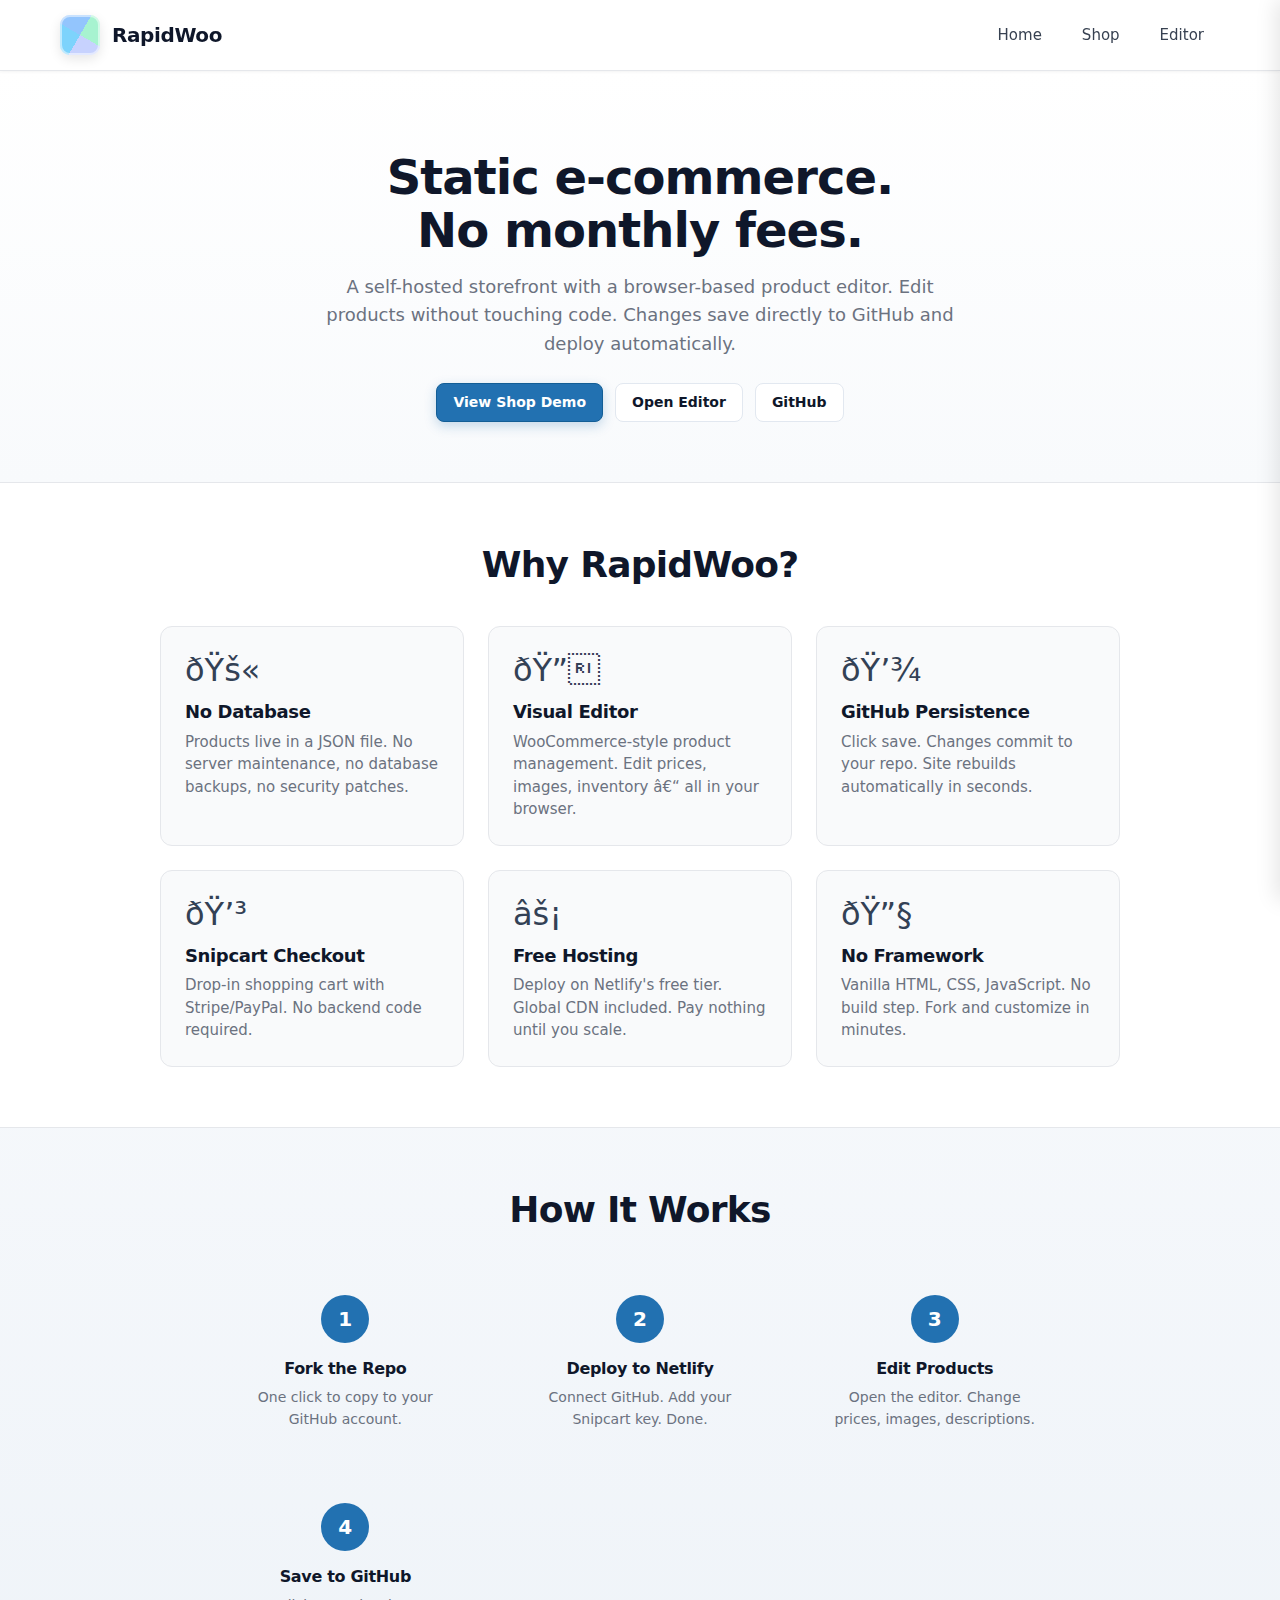
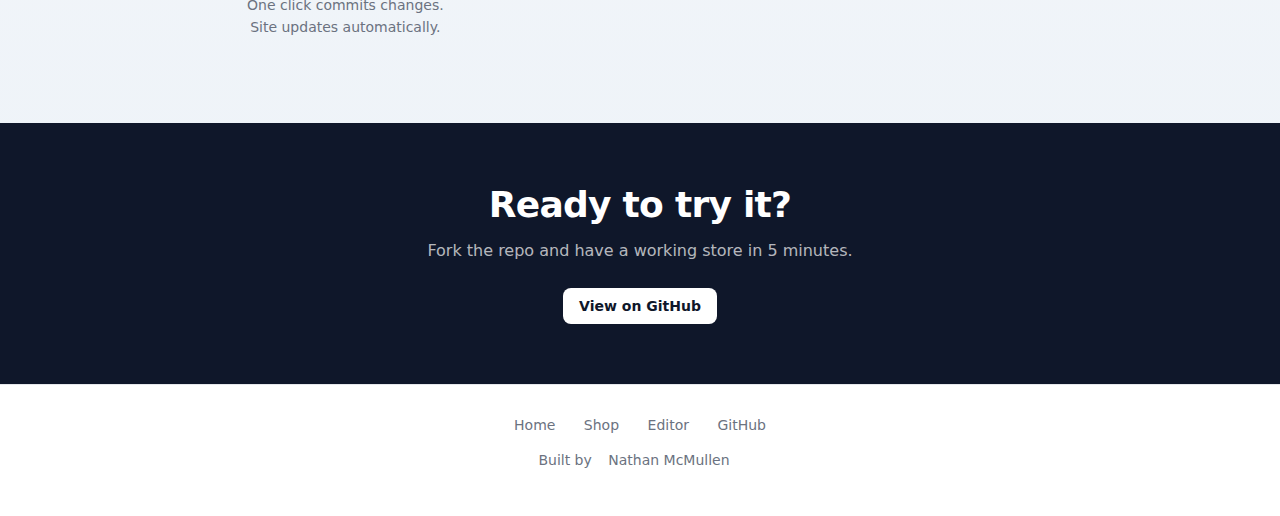
<file: index.html>
<!DOCTYPE html>
<html lang="en">
<head>
  <meta charset="utf-8">
  <meta name="viewport" content="width=device-width, initial-scale=1">
  <title>RapidWoo â€“ Static E-commerce with Browser Editor</title>
  
  <link rel="stylesheet" href="/assets/css/main.css">
  <link rel="stylesheet" href="/assets/css/components.css">

  <style>
    .hero {
      padding: 80px 0 60px;
      text-align: center;
      background: linear-gradient(180deg, #fff 0%, #f8fafc 100%);
    }
    .hero h1 {
      font-size: clamp(32px, 5vw, 48px);
      margin: 0 0 16px;
      line-height: 1.1;
    }
    .hero .lead {
      font-size: 18px;
      color: var(--muted);
      max-width: 640px;
      margin: 0 auto 24px;
      line-height: 1.6;
    }
    .hero-buttons {
      display: flex;
      gap: 12px;
      justify-content: center;
      flex-wrap: wrap;
    }

    .features {
      padding: 60px 0;
      background: #fff;
      border-top: 1px solid var(--line);
    }
    .features h2 {
      text-align: center;
      margin-bottom: 40px;
    }
    .features-grid {
      display: grid;
      grid-template-columns: repeat(auto-fit, minmax(280px, 1fr));
      gap: 24px;
      max-width: 1000px;
      margin: 0 auto;
      padding: 0 20px;
    }
    .feature {
      padding: 24px;
      background: #f9fafb;
      border-radius: 12px;
      border: 1px solid var(--line);
    }
    .feature-icon {
      font-size: 32px;
      margin-bottom: 12px;
    }
    .feature h3 {
      font-size: 18px;
      margin: 0 0 8px;
    }
    .feature p {
      color: var(--muted);
      margin: 0;
      font-size: 15px;
      line-height: 1.5;
    }

    .how {
      padding: 60px 0;
      border-top: 1px solid var(--line);
    }
    .how h2 {
      text-align: center;
      margin-bottom: 40px;
    }
    .steps {
      display: grid;
      grid-template-columns: repeat(auto-fit, minmax(200px, 1fr));
      gap: 24px;
      max-width: 900px;
      margin: 0 auto;
      padding: 0 20px;
    }
    .step {
      text-align: center;
      padding: 24px;
    }
    .step-num {
      width: 48px;
      height: 48px;
      background: var(--brand);
      color: #fff;
      border-radius: 50%;
      display: inline-flex;
      align-items: center;
      justify-content: center;
      font-weight: 700;
      font-size: 20px;
      margin-bottom: 16px;
    }
    .step h4 { margin: 0 0 8px; font-size: 16px; }
    .step p { color: var(--muted); margin: 0; font-size: 14px; }

    .cta {
      padding: 60px 20px;
      background: var(--ink);
      color: #fff;
      text-align: center;
    }
    .cta h2 { margin: 0 0 12px; color: #fff; }
    .cta p { color: rgba(255,255,255,0.7); margin: 0 0 24px; }
    .cta .button { background: #fff; color: var(--ink); border: none; }
    .cta .button:hover { background: #f0f0f0; }

    .site-footer {
      padding: 32px 20px;
      text-align: center;
      color: var(--muted);
      font-size: 14px;
      border-top: 1px solid var(--line);
      background: #fff;
    }
    .site-footer a { color: var(--muted); margin: 0 12px; }
    .site-footer a:hover { color: var(--brand); }
  </style>
</head>
<body>

  <!-- Header -->
  <header class="site-header">
    <div class="header-container">
      <a href="/" class="site-logo">
        <div class="logo-icon"></div>
        <span>RapidWoo</span>
      </a>
      <nav class="primary-nav">
        <a href="/" class="nav-link active">Home</a>
        <a href="/shop.html" class="nav-link">Shop</a>
        <a href="/demo/" class="nav-link">Editor</a>
      </nav>
      <button class="mobile-menu-toggle" id="mobile-menu-toggle" aria-label="Open menu">
        <span></span><span></span><span></span>
      </button>
    </div>
  </header>

  <!-- Mobile Menu -->
  <div class="mobile-menu-overlay" id="mobile-menu-overlay"></div>
  <div class="mobile-menu" id="mobile-menu">
    <div class="mobile-menu-header">
      <a href="/" class="site-logo"><div class="logo-icon"></div><span>RapidWoo</span></a>
      <button class="mobile-menu-close" id="mobile-menu-close">âœ•</button>
    </div>
    <nav class="mobile-menu-nav">
      <a href="/" class="mobile-nav-link">Home</a>
      <a href="/shop.html" class="mobile-nav-link">Shop</a>
      <a href="/demo/" class="mobile-nav-link">Editor</a>
    </nav>
  </div>

  <!-- Hero -->
  <section class="hero">
    <div class="container">
      <h1>Static e-commerce.<br>No monthly fees.</h1>
      <p class="lead">A self-hosted storefront with a browser-based product editor. Edit products without touching code. Changes save directly to GitHub and deploy automatically.</p>
      <div class="hero-buttons">
        <a href="/shop.html" class="button button-primary">View Shop Demo</a>
        <a href="/demo/" class="button button-ghost">Open Editor</a>
        <a href="https://github.com/nathanmcmullendev/rapidwoo" class="button button-ghost" target="_blank">GitHub</a>
      </div>
    </div>
  </section>

  <!-- Features -->
  <section class="features">
    <div class="container">
      <h2>Why RapidWoo?</h2>
      <div class="features-grid">
        <div class="feature">
          <div class="feature-icon">ðŸš«</div>
          <h3>No Database</h3>
          <p>Products live in a JSON file. No server maintenance, no database backups, no security patches.</p>
        </div>
        <div class="feature">
          <div class="feature-icon">ðŸ”</div>
          <h3>Visual Editor</h3>
          <p>WooCommerce-style product management. Edit prices, images, inventory â€“ all in your browser.</p>
        </div>
        <div class="feature">
          <div class="feature-icon">ðŸ’¾</div>
          <h3>GitHub Persistence</h3>
          <p>Click save. Changes commit to your repo. Site rebuilds automatically in seconds.</p>
        </div>
        <div class="feature">
          <div class="feature-icon">ðŸ’³</div>
          <h3>Snipcart Checkout</h3>
          <p>Drop-in shopping cart with Stripe/PayPal. No backend code required.</p>
        </div>
        <div class="feature">
          <div class="feature-icon">âš¡</div>
          <h3>Free Hosting</h3>
          <p>Deploy on Netlify's free tier. Global CDN included. Pay nothing until you scale.</p>
        </div>
        <div class="feature">
          <div class="feature-icon">ðŸ”§</div>
          <h3>No Framework</h3>
          <p>Vanilla HTML, CSS, JavaScript. No build step. Fork and customize in minutes.</p>
        </div>
      </div>
    </div>
  </section>

  <!-- How It Works -->
  <section class="how">
    <div class="container">
      <h2>How It Works</h2>
      <div class="steps">
        <div class="step">
          <div class="step-num">1</div>
          <h4>Fork the Repo</h4>
          <p>One click to copy to your GitHub account.</p>
        </div>
        <div class="step">
          <div class="step-num">2</div>
          <h4>Deploy to Netlify</h4>
          <p>Connect GitHub. Add your Snipcart key. Done.</p>
        </div>
        <div class="step">
          <div class="step-num">3</div>
          <h4>Edit Products</h4>
          <p>Open the editor. Change prices, images, descriptions.</p>
        </div>
        <div class="step">
          <div class="step-num">4</div>
          <h4>Save to GitHub</h4>
          <p>One click commits changes. Site updates automatically.</p>
        </div>
      </div>
    </div>
  </section>

  <!-- CTA -->
  <section class="cta">
    <h2>Ready to try it?</h2>
    <p>Fork the repo and have a working store in 5 minutes.</p>
    <a href="https://github.com/nathanmcmullendev/rapidwoo" class="button" target="_blank">View on GitHub</a>
  </section>

  <!-- Footer -->
  <footer class="site-footer">
    <div>
      <a href="/">Home</a>
      <a href="/shop.html">Shop</a>
      <a href="/demo/">Editor</a>
      <a href="https://github.com/nathanmcmullendev/rapidwoo" target="_blank">GitHub</a>
    </div>
    <p style="margin-top:16px;">Built by <a href="https://github.com/nathanmcmullendev">Nathan McMullen</a></p>
  </footer>

  <!-- Mobile Menu Script -->
  <script>
  (function() {
    const toggle = document.getElementById('mobile-menu-toggle');
    const menu = document.getElementById('mobile-menu');
    const overlay = document.getElementById('mobile-menu-overlay');
    const close = document.getElementById('mobile-menu-close');
    
    function openMenu() {
      toggle.classList.add('active');
      menu.classList.add('active');
      overlay.classList.add('active');
      document.body.style.overflow = 'hidden';
    }
    function closeMenu() {
      toggle.classList.remove('active');
      menu.classList.remove('active');
      overlay.classList.remove('active');
      document.body.style.overflow = '';
    }
    
    toggle?.addEventListener('click', openMenu);
    close?.addEventListener('click', closeMenu);
    overlay?.addEventListener('click', closeMenu);
    document.addEventListener('keydown', e => { if (e.key === 'Escape') closeMenu(); });
  })();
  </script>

</body>
</html>
</file>
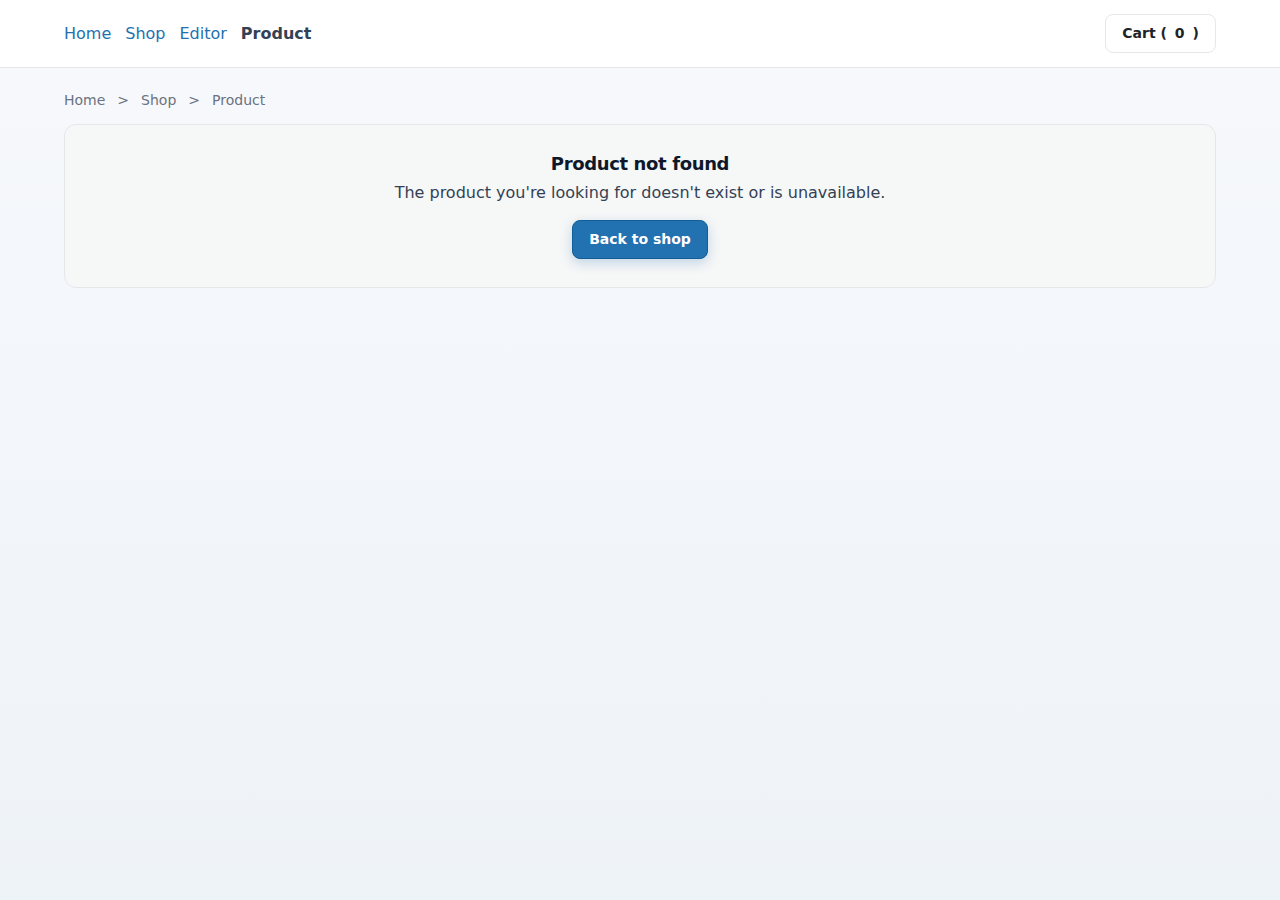
<file: product.html>
<!doctype html>
<html lang="en">
<head>
  <meta charset="utf-8" />
  <meta name="viewport" content="width=device-width, initial-scale=1" />
  <title>Product - RapidWoo</title>

  <!-- Styles (relative) -->
  <link rel="stylesheet" href="assets/css/main.css" />
  <link rel="stylesheet" href="assets/css/components.css" />

  <!-- Snipcart (v3.4.1) -->
  <script src="https://cdn.snipcart.com/themes/v3.4.1/default/snipcart.js"></script>
  <link rel="stylesheet" href="https://cdn.snipcart.com/themes/v3.4.1/default/snipcart.css" />

  <!-- Core scripts (data + utils only) -->
  <script src="assets/js/config.js"></script>
  <script src="assets/js/storage.js"></script>
  <script src="assets/js/utils.js"></script>

  <style>
    .wrap { max-width: 1200px; margin: 0 auto; padding: 24px; }
    .crumbs { display:flex; gap:12px; align-items:center; color:#6b7280; font-size:14px; }
    .crumbs a { color:#6b7280; text-decoration:none; }
    .header-nav { border-bottom:1px solid #e5e7eb; background:#fff; }
    .header-inner { max-width:1200px; margin:0 auto; padding:14px 24px; display:flex; align-items:center; justify-content:space-between; gap:12px; }
    .nav-left, .nav-right { display:flex; align-items:center; gap:14px; }

    .layout { display:grid; grid-template-columns: 1.05fr 1fr; gap:28px; margin-top:16px; }
    @media (max-width: 980px) { .layout { grid-template-columns: 1fr; } }

    .gallery { background:#fff; border:1px solid #e5e7eb; border-radius:14px; padding:14px; }
    .hero { position:relative; width:100%; aspect-ratio: 4 / 3; background:#fafafa; border-radius:12px; overflow:hidden; display:grid; place-items:center; }
    .hero img { position:absolute; inset:0; width:100%; height:100%; object-fit:contain; object-position:center; display:block; }
    .thumbs { display:grid; grid-template-columns: repeat(5, 1fr); gap:8px; margin-top:10px; }
    .thumbs img { width:100%; aspect-ratio:1/1; object-fit:cover; border-radius:8px; border:1px solid #eee; cursor:pointer; }
    .thumbs img.active { outline:2px solid #2271b1; }

    .panel { background:#fff; border:1px solid #e5e7eb; border-radius:14px; padding:16px; }
    .title { font-size:26px; font-weight:800; margin:0 0 8px; }
    .cats { color:#6b7280; font-size:13px; margin-bottom:10px; }
    .meta-bar { display:flex; align-items:center; gap:12px; margin:8px 0 12px; }
    .price { font-size:22px; font-weight:800; display:flex; gap:10px; align-items:center; }
    .price del { color:#6b7280; font-weight:400; }
    .stock-badge { font-size:13px; }
    .stock-badge.instock { color:#008a20; }
    .stock-badge.outofstock { color:#d63638; }
    .badge-featured { display:inline-flex; gap:6px; align-items:center; background:#f6f7f7; border:1px solid #e5e7eb; border-radius:999px; padding:4px 10px; font-size:12px; }

    .buy-row { display:flex; align-items:center; gap:10px; margin: 8px 0 18px; }
    .buy-row .qty { display:flex; align-items:center; gap:6px; }
    .buy-row input[type="number"] { width:100px; padding:10px 12px; border:1px solid #dcdfe6; border-radius:10px; }
    .add-slot { display:flex; gap:10px; align-items:center; }

    .desc-panel { background:#fff; border:1px solid #e5e7eb; border-radius:14px; padding:16px; margin-top:16px; }
    .desc-panel h3 { margin:0 0 8px; font-size:16px; font-weight:700; }
    .desc { color:#374151; line-height:1.6; }
    .empty, .loading { background:#f6f7f7; border:1px solid #e5e7eb; border-radius:12px; padding:28px; text-align:center; margin-top:16px; }
  </style>
</head>
<body>

  <!-- Snipcart configuration -->
  <div hidden id="snipcart"
       data-api-key="YTNhNTA0OWQtMjQ4NS00MTg0LWI0NjYtNTdiNTM5NmYxOTE1NjM4ODgyMjg4ODE0ODkwMzUw"
       data-config-add-product-behavior="none"
       data-config-modal-style="side"
       data-currency="usd">
  </div>
  <script>
    window.SnipcartSettings = {
      publicApiKey: "YTNhNTA0OWQtMjQ4NS00MTg0LWI0NjYtNTdiNTM5NmYxOTE1NjM4ODgyMjg4ODE0ODkwMzUw",
      loadStrategy: "on-user-interaction",
      currency: "usd"
    };
  </script>

  <!-- Header -->
  <header class="header-nav">
    <div class="header-inner">
      <div class="nav-left">
        <a href="index.html" class="muted-link" style="text-decoration:none;">Home</a>
        <a href="shop.html" class="muted-link" style="text-decoration:none;">Shop</a>
        <a href="demo/index.html" class="muted-link" style="text-decoration:none;">Editor</a>
        <strong>Product</strong>
      </div>
      <div class="nav-right">
        <button class="snipcart-checkout button">
          Cart (<span class="snipcart-items-count">0</span>)
        </button>
      </div>
    </div>
  </header>

  <main class="wrap">
    <div class="crumbs">
      <a href="index.html">Home</a> <span>&gt;</span>
      <a href="shop.html">Shop</a> <span>&gt;</span>
      <span id="crumb-title">Product</span>
    </div>

    <section id="loading" class="loading">
      <h2 style="font-size:18px; margin-bottom:6px;">Loading product...</h2>
      <p class="muted">Please wait.</p>
    </section>

    <section id="not-found" class="empty" style="display:none;">
      <h2 style="font-size:18px; margin-bottom:6px;">Product not found</h2>
      <p class="muted">The product you're looking for doesn't exist or is unavailable.</p>
      <div style="margin-top:14px;">
        <a href="shop.html" class="button button-primary">Back to shop</a>
      </div>
    </section>

    <section id="product-layout" class="layout" style="display:none;">
      <div>
        <div class="gallery">
          <div class="hero" id="hero">
            <div style="font-size:64px;color:#ccc;">&#128230;</div>
          </div>
          <div class="thumbs" id="thumbs" style="display:none;"></div>
        </div>

        <div class="desc-panel">
          <h3>Description</h3>
          <div id="description" class="desc"></div>
        </div>
      </div>

      <aside class="panel">
        <div class="cats" id="cats"></div>
        <h1 class="title" id="title">Product</h1>

        <div class="meta-bar">
          <div class="price" id="price">$0.00</div>
          <span class="stock-badge" id="stock">In Stock</span>
          <span class="badge-featured" id="featured" style="display:none;">&#11088; Featured</span>
        </div>

        <div id="variations-wrap" class="desc-panel" style="margin: 6px 0 14px; display:none;">
          <h3 style="margin:0 0 8px;">Choose Options</h3>
          <div style="display:flex; gap:10px; align-items:center; flex-wrap:wrap;">
            <label for="attr-Size" style="font-weight:600;">Size</label>
            <select id="attr-Size" class="fpe-select" style="min-width: 140px;"></select>
            <span id="variation-sku" class="small" style="opacity:.8;"></span>
          </div>
        </div>

        <div class="buy-row">
          <div class="qty">
            <label for="product-qty" style="font-weight:600">Qty</label>
            <input id="product-qty" type="number" min="1" step="1" value="1" />
          </div>
          <div class="add-slot" id="add-slot"></div>
        </div>

        <div class="desc-panel" style="margin-top:0;">
          <h3>At a glance</h3>
          <div class="desc" id="excerpt"></div>
        </div>
      </aside>
    </section>
  </main>

  <div id="validation-product" style="display:none;"></div>

<script>
(function () {
  const nf = new Intl.NumberFormat('en-US', { style: 'currency', currency: 'USD' });

  const Utils = window.RapidWoo?.Utils || {
    q: (s, r=document) => r.querySelector(s),
    qa: (s, r=document) => Array.from(r.querySelectorAll(s)),
  };
  const Storage = window.RapidWoo?.Storage;

  const isHttpUrl = (u) => typeof u === 'string' && /^https?:\/\//i.test(u);

  function textOf(htmlish) {
    if (!htmlish) return '';
    const div = document.createElement('div');
    div.innerHTML = htmlish;
    return (div.textContent || div.innerText || '').trim();
  }

  function priceOf(p) {
    const candidates = [p?.sale_price, p?.price, p?.regular_price];
    for (const v of candidates) {
      if (v === null || v === undefined) continue;
      const s = String(v).trim();
      if (!s) continue;
      const n = Number(s);
      if (Number.isFinite(n) && n > 0) return n;
    }
    return null;
  }

  // URL for navigation (not used on product page, but kept for consistency)
  function productUrl(p) {
    const slugOrId = p.slug || p.id;
    return `product.html?product=${encodeURIComponent(slugOrId)}`;
  }

  // URL for Snipcart validation (JSON endpoint)
  function snipcartValidationUrl() {
    return '/snipcart-products.json';
  }

  function productImages(p) {
    const out = [];
    const primary = p?.image || '';
    if (primary) out.push(primary);
    if (Array.isArray(p?.images)) {
      p.images.forEach(x => {
        const src = x?.src || x;
        if (src && src !== primary) out.push(src);
      });
    }
    return out;
  }

  function getParam(name) {
    const u = new URL(window.location.href);
    return u.searchParams.get(name);
  }

  function isVariable(prod){ return prod?.type === 'variable' && Array.isArray(prod?.variations) && prod.variations.length > 0; }
  function getSizes(prod){ return (prod?.attributes && prod.attributes.Size) || []; }
  function getVariationBySize(prod, size){ return (prod?.variations || []).find(v => v.attributes?.Size === size) || null; }
  function deltaNum(delta){ if (!delta) return 0; const n = Number(String(delta).replace(/[+]/g,'').trim()); return Number.isFinite(n) ? n : 0; }

  function buildSnipcartButton(p) {
    const addSlot = Utils.q('#add-slot');
    addSlot.innerHTML = '';

    const btn = document.createElement('button');
    btn.className = 'button button-primary snipcart-add-item';
    btn.textContent = 'Add to Cart to Cart';

    const idAttr = String(p.id || p.slug || Math.random()).replace(/\s+/g,'-');
    const titleAttr = p.title || 'Product';
    const img = productImages(p)[0] || '';
    const desc = textOf(p.short_description || p.description || '');
    const basePrice = priceOf(p);
    const validBase = Number.isFinite(basePrice) && basePrice > 0;

    btn.setAttribute('data-item-id', idAttr);
    btn.setAttribute('data-item-name', titleAttr);
    btn.setAttribute('data-item-price', validBase ? String(basePrice.toFixed(2)) : '0');
    btn.setAttribute('data-item-url', snipcartValidationUrl());
    if (img && isHttpUrl(img)) btn.setAttribute('data-item-image', img);
    if (desc) btn.setAttribute('data-item-description', desc);

    const qtyInput = Utils.q('#product-qty');

    if (isVariable(p)) {
      const wrap = Utils.q('#variations-wrap');
      const sel = Utils.q('#attr-Size');
      const skuEl = Utils.q('#variation-sku');
      wrap.style.display = '';

      const sizes = getSizes(p);
      sel.innerHTML = sizes.map(s => `<option value="${s}">${s}</option>`).join('');

      const optionsStr = sizes.map(s => {
        const v = getVariationBySize(p, s) || {};
        const vr = Number(v.sale_price || v.regular_price);
        const hasVr = Number.isFinite(vr) && vr > 0;
        const delta = hasVr ? (vr - basePrice) : deltaNum(v.price_delta || '+0.00');
        return delta ? `${s}[${delta >= 0 ? '+' : ''}${delta.toFixed(2)}]` : s;
      }).join('|');

      btn.setAttribute('data-item-custom1-name', 'Size');
      btn.setAttribute('data-item-custom1-options', optionsStr);
      btn.setAttribute('data-item-custom1-required', 'true');

      const priceEl = Utils.q('#price');
      function apply(size){
        const v = getVariationBySize(p, size);
        skuEl.textContent = v?.sku ? `SKU: ${v.sku}` : '';

        const varReg = Number(v?.regular_price);
        const varSale = Number(v?.sale_price);
        const hasVarReg = Number.isFinite(varReg) && varReg > 0;
        const hasVarSale = Number.isFinite(varSale) && varSale > 0;

        if (hasVarSale || hasVarReg) {
          priceEl.innerHTML = (hasVarSale && hasVarReg && varSale !== varReg)
            ? `<del>${nf.format(varReg)}</del> <span>${nf.format(varSale)}</span>`
            : `<span>${nf.format(hasVarSale ? varSale : varReg)}</span>`;
        } else {
          const delta = deltaNum(v?.price_delta || '+0.00');
          const reg = Number(String(p.regular_price ?? p.price ?? '').trim());
          const sale = Number(String(p.sale_price ?? '').trim());
          const hasSale = Number.isFinite(sale) && sale > 0 && Number.isFinite(reg) && reg > 0 && sale !== reg;

          const effective = (Number.isFinite(basePrice) ? basePrice : 0) + delta;
          priceEl.innerHTML = hasSale
            ? `<del>${nf.format(reg + delta)}</del> <span>${nf.format(sale + delta)}</span>`
            : `<span>${nf.format(effective)}</span>`;
        }
      }

      const initial = sizes[0];
      sel.value = initial; apply(initial);
      sel.addEventListener('change', () => apply(sel.value));

      btn.addEventListener('click', () => {
        const qty = Math.max(1, Number(qtyInput?.value || 1));
        btn.setAttribute('data-item-quantity', String(qty));

        const size = sel.value || initial;
        btn.setAttribute('data-item-custom1-value', size);

        const v = getVariationBySize(p, size);
        if (v?.sku) {
          btn.setAttribute('data-item-metadata', JSON.stringify({ variant_sku: v.sku }));
        }

        const stock = p.stock_status || 'instock';
        if (stock === 'instock' && validBase) btn.removeAttribute('disabled');
      });
    } else {
      const wrap = Utils.q('#variations-wrap');
      if (wrap) wrap.style.display = 'none';

      btn.addEventListener('click', () => {
        const qty = Math.max(1, Number(qtyInput?.value || 1));
        btn.setAttribute('data-item-quantity', String(qty));
        const stock = p.stock_status || 'instock';
        if (stock === 'instock' && validBase) btn.removeAttribute('disabled');
      });
    }

    const stock = p.stock_status || 'instock';
    if (stock !== 'instock' || !validBase) btn.setAttribute('disabled', '');

    addSlot.appendChild(btn);

    // Hidden validation product
    const vp = Utils.q('#validation-product');
    vp.innerHTML = '';
    const v = document.createElement('div');
    v.className = 'snipcart-add-item';
    v.setAttribute('data-item-id', idAttr);
    v.setAttribute('data-item-name', titleAttr);
    v.setAttribute('data-item-price', validBase ? String(basePrice.toFixed(2)) : '0');
    v.setAttribute('data-item-url', snipcartValidationUrl());
    if (img && isHttpUrl(img)) v.setAttribute('data-item-image', img);
    if (desc) v.setAttribute('data-item-description', desc);

    if (isVariable(p)) {
      const sizes = getSizes(p);
      const optionsStr = sizes.map(s => {
        const vv = getVariationBySize(p, s) || {};
        const vr = Number(vv.sale_price || vv.regular_price);
        const hasVr = Number.isFinite(vr) && vr > 0;
        const delta = hasVr ? (vr - basePrice) : deltaNum(vv.price_delta || '+0.00');
        return delta ? `${s}[${delta >= 0 ? '+' : ''}${delta.toFixed(2)}]` : s;
      }).join('|');

      v.setAttribute('data-item-custom1-name', 'Size');
      v.setAttribute('data-item-custom1-options', optionsStr);
      v.setAttribute('data-item-custom1-value', sizes[0] || '');
    }

    vp.appendChild(v);
  }

  function renderGallery(p) {
    const hero = Utils.q('#hero');
    const thumbs = Utils.q('#thumbs');
    const images = productImages(p);

    hero.innerHTML = images.length
      ? `<img src="${images[0]}" alt="${(p.title || 'Product').replace(/"/g,'&quot;')}" />`
      : `<div style="font-size:64px;color:#ccc;">&#128230;</div>`;

    thumbs.innerHTML = '';
    if (images.length > 1) {
      thumbs.style.display = '';
      images.forEach((src, idx) => {
        const t = document.createElement('img');
        t.src = src;
        if (idx === 0) t.classList.add('active');
        t.addEventListener('click', () => {
          hero.innerHTML = `<img src="${src}" alt="${(p.title || 'Product').replace(/"/g,'&quot;')}" />`;
          Utils.qa('#thumbs img').forEach(n => n.classList.remove('active'));
          t.classList.add('active');
        });
        thumbs.appendChild(t);
      });
    } else {
      thumbs.style.display = 'none';
    }
  }

  function renderProduct(p) {
    Utils.q('#title').textContent = p.title || 'Product';
    Utils.q('#crumb-title').textContent = p.title || 'Product';
    document.title = `${p.title || 'Product'} - RapidWoo`;

    const cats = (p.categories && p.categories.length) ? p.categories.join(', ') : '';
    Utils.q('#cats').textContent = cats;

    const reg = Number(String(p.regular_price ?? p.price ?? '').trim());
    const saleNum = Number(String(p.sale_price ?? '').trim());
    const saleValid = Number.isFinite(saleNum) && saleNum > 0;
    const hasSale = saleValid && Number.isFinite(reg) && reg > 0 && saleNum !== reg;
    const effective = priceOf(p);

    Utils.q('#price').innerHTML = hasSale
      ? `<del>${nf.format(reg)}</del> <span>${nf.format(saleNum)}</span>`
      : `<span>${nf.format(effective ?? 0)}</span>`;

    const stock = p.stock_status || 'instock';
    const stockEl = Utils.q('#stock');
    stockEl.className = 'stock-badge ' + stock;
    stockEl.textContent = (stock === 'instock') ? 'In Stock' : (stock === 'outofstock') ? 'Out of Stock' : 'On Backorder';

    Utils.q('#featured').style.display = p.featured ? '' : 'none';

    const excerpt = textOf(p.short_description || '').trim();
    const desc = (p.description || '').trim();
    Utils.q('#excerpt').textContent = excerpt || '-';
    Utils.q('#description').innerHTML = desc || '<span class="muted">No description provided.</span>';

    renderGallery(p);
    buildSnipcartButton(p);
  }

  async function loadProducts() {
    try {
      if (!Storage?.getProducts) return [];
      const data = await Storage.getProducts();
      return (data?.products || []).filter(p => !p.hidden);
    } catch (e) {
      console.error('Ã¢ÂÅ’ Error loading products:', e);
      return [];
    }
  }

  function findProduct(idOrSlug, products) {
    if (!idOrSlug) return null;
    const key = String(idOrSlug).trim();
    let p = products.find(x => String(x.id) === key);
    if (!p) p = products.find(x => String(x.slug) === key);
    return p || null;
  }

  function show(state) {
    Utils.q('#loading').style.display = (state === 'loading') ? '' : 'none';
    Utils.q('#not-found').style.display = (state === 'not-found') ? '' : 'none';
    Utils.q('#product-layout').style.display = (state === 'ok') ? '' : 'none';
  }

  let productKey = null;
  async function init() {
    show('loading');
    productKey = getParam('product');
    if (!productKey) { show('not-found'); return; }

    const products = await loadProducts();
    const p = findProduct(productKey, products);
    if (!p) { show('not-found'); return; }

    renderProduct(p);
    show('ok');
  }

  if (document.readyState === 'loading') document.addEventListener('DOMContentLoaded', init);
  else init();

  window.addEventListener('rapidwoo:products:updated', async () => {
    if (!productKey) return;
    const products = await loadProducts();
    const p = findProduct(productKey, products);
    if (p) { renderProduct(p); show('ok'); }
  });
})();
</script>

</body>
</html>
</file>
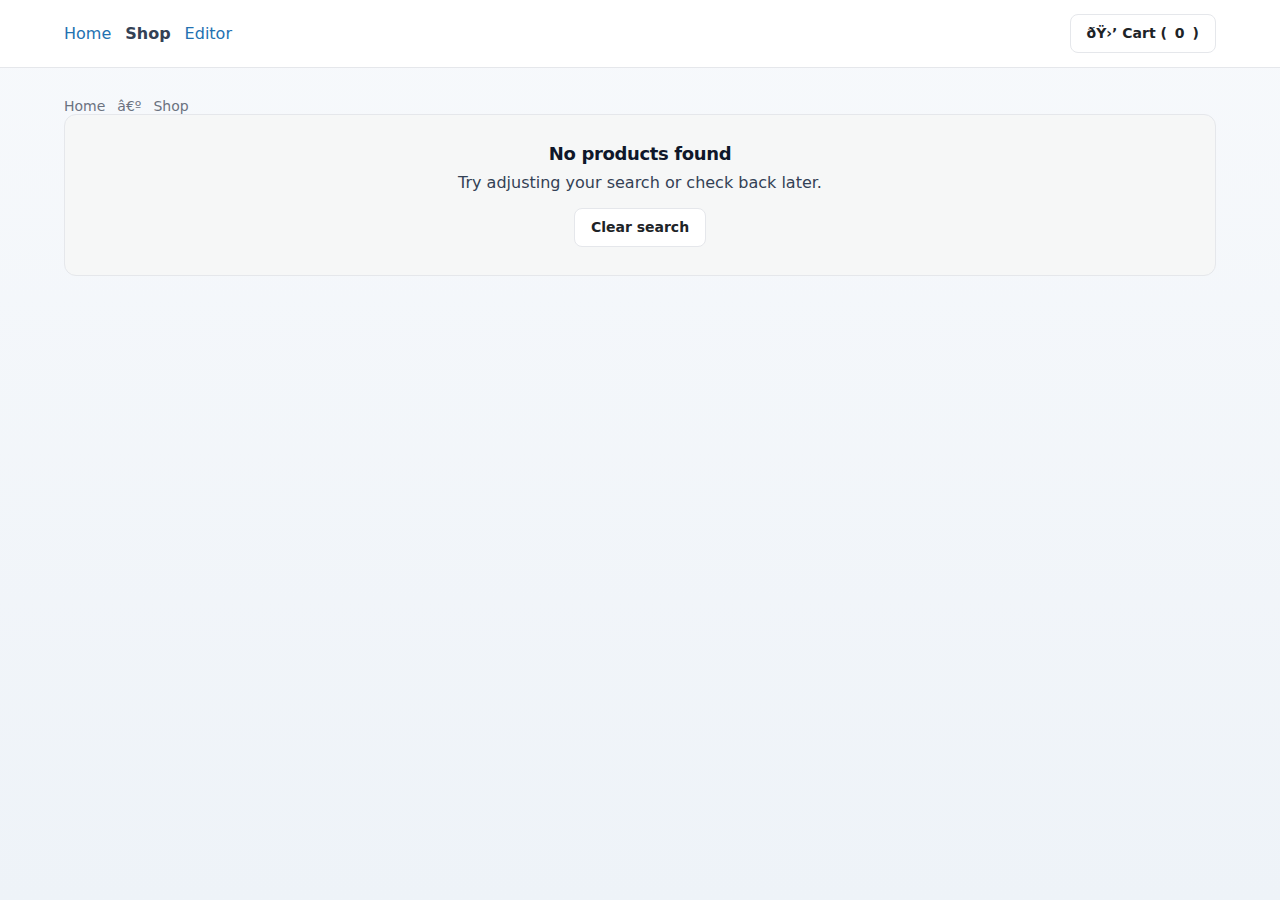
<file: shop.html>
<!doctype html>
<html lang="en">
<head>
  <meta charset="utf-8" />
  <meta name="viewport" content="width=device-width, initial-scale=1" />
  <title>Shop â€¢ RapidWoo</title>

  <!-- Styles (relative paths) -->
  <link rel="stylesheet" href="assets/css/main.css" />
  <link rel="stylesheet" href="assets/css/components.css" />

  <!-- Snipcart (v3.4.1) -->
  <script src="https://cdn.snipcart.com/themes/v3.4.1/default/snipcart.js"></script>
  <link rel="stylesheet" href="https://cdn.snipcart.com/themes/v3.4.1/default/snipcart.css" />

  <!-- Core scripts (data + helpers; keep order) -->
  <script src="assets/js/config.js"></script>
  <script src="assets/js/storage.js"></script>
  <script src="assets/js/utils.js"></script>

  <style>
    /* Layout + header */
    .wrap { max-width: 1200px; margin: 0 auto; padding: 24px; }
    .header-nav { border-bottom:1px solid #e5e7eb; background:#fff; }
    .header-inner { max-width:1200px; margin:0 auto; padding:14px 24px; display:flex; align-items:center; justify-content:space-between; gap:12px; }
    .nav-left, .nav-right { display:flex; align-items:center; gap:14px; }
    .crumbs { display:flex; gap:12px; align-items:center; color:#6b7280; font-size:14px; }
    .crumbs a { color:#6b7280; text-decoration:none; }

    /* Toolbar + grid */
    .toolbar { display:flex; flex-wrap:wrap; gap:12px; align-items:center; justify-content:space-between; margin:14px 0 18px; }
    .tools { display:flex; gap:10px; align-items:center; }
    .tools input[type="search"], .tools select { padding:10px 12px; border:1px solid #dcdfe6; border-radius:10px; }
    .tools input[type="search"] { min-width:260px; }
    .count { color:#6b7280; font-size:14px; }

    .grid { display:grid; grid-template-columns: repeat(4, minmax(0,1fr)); gap:16px; }
    @media (max-width: 1100px) { .grid { grid-template-columns: repeat(3, minmax(0,1fr)); } }
    @media (max-width: 780px) { .grid { grid-template-columns: repeat(2, minmax(0,1fr)); } }
    @media (max-width: 520px) { .grid { grid-template-columns: 1fr; } }

    .empty, .loading {
      background:#f6f7f7; border:1px solid #e5e7eb; border-radius:12px; padding:28px; text-align:center;
    }

    /* ---------- UNIFORM SQUARE THUMBS ---------- */
    .product-card {
      display:block; background:#fff; border:1px solid #e5e7eb; border-radius:14px; overflow:hidden;
      text-decoration:none; color:inherit; transition: box-shadow .2s ease;
    }
    .product-card:hover { box-shadow: 0 10px 24px rgba(0,0,0,.06); }

    .product-image-wrap { position:relative; aspect-ratio:1/1; background:#f7f7f8; overflow:hidden; }
    .product-image {
      position:absolute; inset:0; width:100%; height:100% !important; object-fit:cover; object-position:center; display:block;
    }

    .product-badge { position:absolute; top:10px; left:10px; background:#d63638; color:#fff; padding:4px 8px; border-radius:999px; font-size:12px; font-weight:700; }
    .product-badge.featured { background:#2271b1; }

    .product-info { padding:12px; display:flex; flex-direction:column; gap:8px; }
    .product-categories { font-size:12px; color:#6b7280; }
    .product-title { font-size:16px; line-height:1.25; color:#1f2937; }
    .product-description { font-size:13px; color:#6b7280; min-height:38px; }
    .product-footer { display:flex; align-items:center; justify-content:space-between; gap:10px; margin-top:6px; }
    .product-price { font-weight:700; display:flex; gap:8px; align-items:center; }
    .product-price del { color:#6b7280; font-weight:400; }
    .stock-badge { font-size:12px; color:#6b7280; }
    .stock-badge.instock { color:#008a20; }
    .stock-badge.outofstock { color:#d63638; }
    .add-btn { font-size:13px; padding:6px 12px; white-space:nowrap; }
  </style>
</head>
<body>

  <!-- Snipcart configuration -->
  <div hidden id="snipcart"
       data-api-key="YTNhNTA0OWQtMjQ4NS00MTg0LWI0NjYtNTdiNTM5NmYxOTE1NjM4ODgyMjg4ODE0ODkwMzUw"
       data-config-add-product-behavior="none"
       data-config-modal-style="side"
       data-currency="usd">
  </div>
  <script>
    window.SnipcartSettings = {
      publicApiKey: "YTNhNTA0OWQtMjQ4NS00MTg0LWI0NjYtNTdiNTM5NmYxOTE1NjM4ODgyMjg4ODE0ODkwMzUw",
      loadStrategy: "on-user-interaction",
      currency: "usd"
    };
  </script>

  <!-- Header -->
  <header class="header-nav">
    <div class="header-inner">
      <div class="nav-left">
        <a href="index.html" class="muted-link" style="text-decoration:none;">Home</a>
        <strong>Shop</strong>
        <a href="demo/index.html" class="muted-link" style="text-decoration:none;">Editor</a>
      </div>
      <div class="nav-right">
        <button class="snipcart-checkout button">
          ðŸ›’ Cart (<span class="snipcart-items-count">0</span>)
        </button>
      </div>
    </div>
  </header>

  <main class="wrap">
    <div class="crumbs" style="margin-top:6px;">
      <a href="index.html">Home</a> <span>â€º</span> <span>Shop</span>
    </div>

    <section id="loading-state" class="loading" style="display:block">
      <h2 style="font-size:18px; margin-bottom:6px;">Loading productsâ€¦</h2>
      <p class="muted">Please wait.</p>
    </section>

    <section id="empty-state" class="empty" style="display:none">
      <h2 style="font-size:18px; margin-bottom:6px;">No products found</h2>
      <p class="muted">Try adjusting your search or check back later.</p>
      <div style="margin-top:12px;">
        <button id="clear-search" class="button">Clear search</button>
      </div>
    </section>

    <section id="shop-content" style="display:none">
      <div class="toolbar">
        <h1 style="font-size:28px; font-weight:800; margin:0;">Shop</h1>
        <div class="tools">
          <input id="search" type="search" placeholder="Search productsâ€¦" />
          <select id="sort">
            <option value="newest">Sort: Newest</option>
            <option value="price-asc">Price: Low â†’ High</option>
            <option value="price-desc">Price: High â†’ Low</option>
            <option value="title-asc">Title: A â†’ Z</option>
            <option value="title-desc">Title: Z â†’ A</option>
          </select>
          <span class="count" id="product-count">0 products</span>
        </div>
      </div>
      <div id="products-grid" class="grid"></div>
    </section>
  </main>

  <div id="validation-products" style="display:none;"></div>

<script>
(function () {
  const Utils = window.RapidWoo?.Utils || {
    q: (s, r=document) => r.querySelector(s),
    qa: (s, r=document) => Array.from(r.querySelectorAll(s)),
  };
  const Storage = window.RapidWoo?.Storage;

  const el = {
    loading: Utils.q('#loading-state'),
    empty: Utils.q('#empty-state'),
    content: Utils.q('#shop-content'),
    grid: Utils.q('#products-grid'),
    count: Utils.q('#product-count'),
    search: Utils.q('#search'),
    sort: Utils.q('#sort'),
    clear: Utils.q('#clear-search'),
    validation: Utils.q('#validation-products'),
  };

  let all = [];
  let filtered = [];
  let q = '';
  let sort = 'newest';
  const nf = new Intl.NumberFormat('en-US', { style: 'currency', currency: 'USD' });

  const isHttpUrl = (u) => typeof u === 'string' && /^https?:\/\//i.test(u);
  const cleanText = (htmlish) => {
    if (!htmlish) return '';
    const div = document.createElement('div'); div.innerHTML = htmlish;
    return (div.textContent || div.innerText || '').trim();
  };

  function priceOf(p) {
    const candidates = [p?.sale_price, p?.price, p?.regular_price];
    for (const v of candidates) {
      if (v === null || v === undefined) continue;
      const s = String(v).trim();
      if (!s) continue;
      const n = Number(s);
      if (Number.isFinite(n) && n > 0) return n;
    }
    return null;
  }

  function productImage(p) {
    const cand = p?.image || (p?.images && p.images[0] && (p.images[0].src || p.images[0])) || '';
    return cand || '';
  }

  // URL for navigation (clicking product card)
  function productUrl(p) {
    const slugOrId = p.slug || p.id;
    return `product.html?product=${encodeURIComponent(slugOrId)}`;
  }

  // URL for Snipcart validation (JSON endpoint)
  function snipcartValidationUrl() {
    return '/snipcart-products.json';
  }

  function showLoading(){ el.loading.style.display='block'; el.empty.style.display='none'; el.content.style.display='none'; }
  function showEmpty(){ el.loading.style.display='none'; el.content.style.display='none'; el.empty.style.display='block'; }
  function showContent(){ el.loading.style.display='none'; el.empty.style.display='none'; el.content.style.display='block'; }
  function setCount(n){ if (el.count) el.count.textContent = `${n} product${n===1?'':'s'}`; }

  function injectValidationProduct(p) {
    const div = document.createElement('div');
    const img = productImage(p);
    const price = priceOf(p);
    const title = (p.title || 'Untitled Product');
    const desc = cleanText(p.short_description || p.description || '');

    div.className = 'snipcart-add-item';
    div.setAttribute('data-item-id', String(p.id || p.slug || Math.random()).replace(/\s+/g,'-'));
    div.setAttribute('data-item-name', title);
    div.setAttribute('data-item-price', String(price ?? 0));
    div.setAttribute('data-item-url', snipcartValidationUrl());
    if (img && isHttpUrl(img)) div.setAttribute('data-item-image', img);
    if (desc) div.setAttribute('data-item-description', desc);

    el.validation.appendChild(div);
  }

  function createProductCard(p) {
    const card = document.createElement('div');
    card.className = 'product-card';

    const effectivePrice = priceOf(p);
    const hasSale = p.sale_price && p.regular_price &&
                    String(p.sale_price).trim() !== String(p.regular_price).trim();
    let description = cleanText(p.short_description || p.description || '');
    if (description.length > 120) description = description.slice(0, 120) + 'â€¦';

    const img = productImage(p);
    const stock = p.stock_status || 'instock';
    const isInStock = stock === 'instock';
    const url = productUrl(p);
    const idAttr = (p.id || p.slug || '').toString().replace(/\s+/g,'-');
    const titleAttr = (p.title || 'Product');

    card.innerHTML = `
      <a href="${url}" style="text-decoration:none;color:inherit;">
        <div class="product-image-wrap">
          ${img
            ? `<img class="product-image" src="${img}" alt="${titleAttr.replace(/"/g,'&quot;')}" loading="lazy" width="800" height="800">`
            : `<div style="font-size:64px;color:#ccc">ðŸ“¦</div>`
          }
          ${hasSale ? '<span class="product-badge">Sale</span>' : ''}
          ${p.featured && !hasSale ? '<span class="product-badge featured">â­ Featured</span>' : ''}
        </div>

        <div class="product-info">
          ${p.categories?.length ? `<div class="product-categories">${p.categories[0]}</div>` : ''}
          <h2 class="product-title">${titleAttr}</h2>
          ${description ? `<p class="product-description">${description}</p>` : ''}

          <div class="product-footer">
            <div>
              <div class="product-price">
                ${hasSale ? `<del>${nf.format(Number(p.regular_price) || 0)}</del>` : ''}
                <span>${nf.format(effectivePrice ?? 0)}</span>
              </div>
              <span class="stock-badge ${stock}">
                ${stock === 'instock' ? 'In Stock' : stock === 'outofstock' ? 'Out of Stock' : 'On Backorder'}
              </span>
            </div>
            <div class="add-btn-slot"></div>
          </div>
        </div>
      </a>
    `;

    const isVariable = p && p.type === 'variable';
    if (isVariable) {
      const chooseBtn = document.createElement('button');
      chooseBtn.className = 'add-btn button button-primary';
      chooseBtn.textContent = 'Choose';
      chooseBtn.title = 'Choose options';
      chooseBtn.addEventListener('click', (e) => {
        e.preventDefault();
        window.location.href = url;
      });
      card.querySelector('.add-btn-slot').appendChild(chooseBtn);
      return card;
    } else {
      const btn = document.createElement('button');
      btn.className = 'add-btn button button-primary snipcart-add-item';
      btn.textContent = 'ðŸ›’ Add';
      btn.title = isInStock ? 'Add to cart' : 'Unavailable';

      const validPrice = Number.isFinite(effectivePrice) && effectivePrice > 0;
      const validImage = !img || isHttpUrl(img);
      if (!isInStock || !validPrice) {
        btn.setAttribute('disabled', '');
      }

      btn.setAttribute('data-item-id', idAttr || Math.random().toString(36).slice(2));
      btn.setAttribute('data-item-name', titleAttr);
      if (validPrice) btn.setAttribute('data-item-price', String(effectivePrice.toFixed(2)));
      btn.setAttribute('data-item-url', snipcartValidationUrl());
      if (img && validImage) btn.setAttribute('data-item-image', img);
      if (description) btn.setAttribute('data-item-description', description);

      card.querySelector('.add-btn-slot').appendChild(btn);
      return card;
    }
  }

  function applyFilters() {
    const s = (q || '').trim().toLowerCase();
    filtered = (all || []).filter(p => {
      if (!s) return true;
      const hay = [
        p.title, p.slug, cleanText(p.short_description), cleanText(p.description), ...(p.categories || [])
      ].join(' ').toLowerCase();
      return hay.includes(s);
    });
    applySort();
  }

  function applySort() {
    switch (sort) {
      case 'price-asc':  filtered.sort((a,b) => (priceOf(a) ?? Infinity) - (priceOf(b) ?? Infinity)); break;
      case 'price-desc': filtered.sort((a,b) => (priceOf(b) ?? -Infinity) - (priceOf(a) ?? -Infinity)); break;
      case 'title-asc':  filtered.sort((a,b) => String(a.title||'').localeCompare(String(b.title||''))); break;
      case 'title-desc': filtered.sort((a,b) => String(b.title||'').localeCompare(String(a.title||''))); break;
      default:
        filtered.sort((a,b) => {
          const da = new Date(a.date_created || a.date || 0).getTime() || 0;
          const db = new Date(b.date_created || b.date || 0).getTime() || 0;
          return db - da;
        });
    }
    render();
  }

  function render() {
    el.grid.innerHTML = '';
    el.validation.innerHTML = '';

    if (!filtered.length) { setCount(0); showEmpty(); return; }

    setCount(filtered.length);
    filtered.forEach(p => injectValidationProduct(p));
    filtered.forEach(p => el.grid.appendChild(createProductCard(p)));
    showContent();
  }

  function attachUI() {
    el.search?.addEventListener('input', () => { q = el.search.value || ''; applyFilters(); });
    el.sort?.addEventListener('change', () => { sort = el.sort.value; applySort(); });
    el.clear?.addEventListener('click', () => { q = ''; if (el.search) el.search.value=''; applyFilters(); });
  }

  async function loadProducts() {
    try {
      if (!Storage?.getProducts) return [];
      const data = await Storage.getProducts();
      return (data?.products || []).filter(p => !p.hidden);
    } catch (e) {
      console.error('Error loading products', e);
      return [];
    }
  }

  async function init() {
    showLoading();
    all = await loadProducts();
    attachUI();
    applyFilters();
  }

  if (document.readyState === 'loading') {
    document.addEventListener('DOMContentLoaded', init);
  } else {
    init();
  }

  window.addEventListener('rapidwoo:products:updated', async () => {
    all = await loadProducts();
    applyFilters();
  });
})();
</script>

<script>
(function(){
  const KEY = 'fpe.shop.prefs';

  function getPrefs(){
    try {
      const saved = JSON.parse(localStorage.getItem(KEY) || 'null') || {};
      return Object.assign({ title:true, price:true, description:true, stock:true, add:true }, saved);
    } catch {
      return { title:true, price:true, description:true, stock:true, add:true };
    }
  }

  function setDisplay(selector, show) {
    document.querySelectorAll(selector).forEach(n => { n.style.display = show ? '' : 'none'; });
  }

  function apply(prefs){
    setDisplay('.shop-product-title, .product-title', prefs.title !== false);
    setDisplay('.shop-product-price, .product-price', prefs.price !== false);
    setDisplay('.shop-product-description, .product-description', prefs.description !== false);
    setDisplay('.shop-product-stock, .product-stock, .stock-badge', prefs.stock !== false);
    setDisplay('.shop-product-add, .product-add, .add-btn', prefs.add !== false);
  }

  function refresh(){ apply(getPrefs()); }

  if (document.readyState === 'loading') {
    window.addEventListener('DOMContentLoaded', refresh);
  } else {
    refresh();
  }

  window.addEventListener('storage', (e) => { if (e.key === KEY) refresh(); });
  document.addEventListener('rapidwoo:prefs:updated', refresh);
  document.addEventListener('rapidwoo:products:rendered', refresh);
})();
</script>

</body>
</html>
</file>
<file: assets/css/main.css>
/* ============================================
   RAPIDWOO MAIN STYLES
   Core design tokens and base styles
   ============================================ */

/* ========================================
   ROOT VARIABLES
   ======================================== */
:root {
  --brand: #2271b1;
  --brand-600: #135e96;
  --ink: #0f172a;
  --text: #334155;
  --muted: #6b7280;
  --bg: #f5f7fb;
  --card: #ffffff;
  --line: #e5e7eb;
  --ok: #0f9d58;
  --accent: #7c3aed;
  --warn: #f59e0b;
  --danger: #d63638;
  --radius: 16px;
  --shadow: 0 8px 28px rgba(2, 8, 20, 0.08);
  --table-head: #f6f7f7;
}

/* ========================================
   BASE RESET
   ======================================== */
* {
  box-sizing: border-box;
}

html,
body {
  height: 100%;
}

body {
  margin: 0;
  font-family: ui-sans-serif, system-ui, -apple-system, "Segoe UI", Roboto,
    Ubuntu, "Helvetica Neue", Arial;
  color: var(--text);
  background: linear-gradient(180deg, #f7f9fc 0%, #eef3f8 100%);
}

a {
  color: var(--brand);
  text-decoration: none;
}

a:hover {
  color: var(--brand-600);
}

/* ========================================
   TYPOGRAPHY
   ======================================== */
h1,
h2,
h3,
h4,
h5,
h6 {
  color: var(--ink);
  letter-spacing: -0.02em;
  margin: 0;
  line-height: 1.2;
}

h1 {
  font-size: clamp(32px, 5vw, 52px);
  margin-bottom: 12px;
}

h2 {
  font-size: clamp(24px, 3.4vw, 36px);
  margin-bottom: 16px;
}

h3 {
  font-size: 20px;
  margin-bottom: 8px;
}

p {
  margin: 0 0 12px;
  line-height: 1.6;
}

.small {
  font-size: 13px;
  color: var(--muted);
}

/* ========================================
   LAYOUT UTILITIES
   ======================================== */
.container {
  max-width: 1200px;
  margin: 0 auto;
  padding: 0 20px;
}

.section {
  padding: 72px 0;
}

/* ========================================
   HEADER
   ======================================== */
.site-header {
  position: sticky;
  top: 0;
  z-index: 1000;
  background: #fff;
  border-bottom: 1px solid #e5e7eb;
  box-shadow: 0 1px 3px rgba(0, 0, 0, 0.05);
}

.header-container {
  max-width: 1200px;
  margin: 0 auto;
  padding: 0 20px;
  display: flex;
  align-items: center;
  justify-content: space-between;
  height: 70px;
}

.site-logo {
  display: flex;
  align-items: center;
  gap: 12px;
  text-decoration: none;
  color: var(--ink);
  font-weight: 700;
  font-size: 20px;
  letter-spacing: -0.02em;
}

.logo-icon {
  width: 40px;
  height: 40px;
  display: grid;
  place-items: center;
  border-radius: 10px;
  background: conic-gradient(
    from 210deg at 50% 50%,
    #7dd3fc 0 25%,
    #93c5fd 0 50%,
    #a7f3d0 0 75%,
    #c7d2fe 0 100%
  );
  box-shadow: inset 0 0 0 2px #ffffff80, 0 4px 12px rgba(2, 8, 20, 0.1);
}

.primary-nav {
  display: flex;
  align-items: center;
  gap: 8px;
}

.nav-link {
  padding: 10px 16px;
  color: #374151;
  text-decoration: none;
  font-weight: 500;
  font-size: 15px;
  border-radius: 6px;
  transition: all 0.2s;
}

.nav-link:hover {
  background: #f3f4f6;
  color: var(--brand);
}

/* ========================================
   MOBILE MENU
   ======================================== */
.mobile-menu-toggle {
  display: none;
  flex-direction: column;
  gap: 5px;
  background: none;
  border: none;
  padding: 8px;
  cursor: pointer;
  border-radius: 6px;
  transition: background 0.2s;
}

.mobile-menu-toggle:hover {
  background: #f3f4f6;
}

.mobile-menu-toggle span {
  display: block;
  width: 24px;
  height: 2px;
  background: var(--ink);
  border-radius: 2px;
  transition: all 0.3s;
}

.mobile-menu-toggle.active span:nth-child(1) {
  transform: rotate(45deg) translate(6px, 6px);
}

.mobile-menu-toggle.active span:nth-child(2) {
  opacity: 0;
}

.mobile-menu-toggle.active span:nth-child(3) {
  transform: rotate(-45deg) translate(6px, -6px);
}

.mobile-menu-overlay {
  position: fixed;
  top: 0;
  left: 0;
  width: 100%;
  height: 100%;
  background: rgba(0, 0, 0, 0.5);
  z-index: 999;
  opacity: 0;
  visibility: hidden;
  transition: all 0.3s;
}

.mobile-menu-overlay.active {
  opacity: 1;
  visibility: visible;
}

.mobile-menu {
  position: fixed;
  top: 0;
  right: 0;
  width: 300px;
  max-width: 85%;
  height: 100%;
  background: #fff;
  z-index: 1001;
  transform: translateX(100%);
  transition: transform 0.3s ease;
  box-shadow: -4px 0 20px rgba(0, 0, 0, 0.1);
  display: flex;
  flex-direction: column;
}

.mobile-menu.active {
  transform: translateX(0);
}

.mobile-menu-header {
  display: flex;
  align-items: center;
  justify-content: space-between;
  padding: 20px;
  border-bottom: 1px solid #e5e7eb;
}

.mobile-menu-close {
  width: 36px;
  height: 36px;
  display: grid;
  place-items: center;
  background: #f3f4f6;
  border: none;
  border-radius: 6px;
  cursor: pointer;
  font-size: 20px;
  color: var(--ink);
  transition: all 0.2s;
}

.mobile-menu-close:hover {
  background: #e5e7eb;
}

.mobile-menu-nav {
  flex: 1;
  overflow-y: auto;
  padding: 20px;
}

.mobile-nav-link {
  display: block;
  padding: 14px 16px;
  color: #374151;
  text-decoration: none;
  font-weight: 500;
  font-size: 16px;
  border-radius: 6px;
  margin-bottom: 4px;
  transition: all 0.2s;
}

.mobile-nav-link:hover {
  background: #f3f4f6;
  color: var(--brand);
}

/* ========================================
   BUTTONS
   ======================================== */
.button,
.btn {
  display: inline-flex;
  align-items: center;
  justify-content: center;
  gap: 8px;
  border: 1px solid var(--line);
  border-radius: 8px;
  background: #fff;
  color: #1d2327;
  padding: 10px 16px;
  cursor: pointer;
  line-height: 1.2;
  font-size: 14px;
  font-family: inherit;
  font-weight: 600;
  transition: all 0.2s;
  text-decoration: none;
}

.button:hover,
.btn:hover {
  filter: brightness(0.98);
}

.button-primary,
.btn-primary {
  background: var(--brand);
  border-color: var(--brand-600);
  color: #fff;
  box-shadow: 0 4px 12px rgba(34, 113, 177, 0.25);
}

.button-primary:hover,
.btn-primary:hover {
  background: var(--brand-600);
  transform: translateY(-1px);
  box-shadow: 0 6px 16px rgba(34, 113, 177, 0.3);
}

.button-danger {
  background: var(--danger);
  border-color: #b32527;
  color: #fff;
}

.button-ghost,
.btn-ghost {
  background: #fff;
  border-color: #e2e8f0;
  color: var(--ink);
}

.button-ghost:hover,
.btn-ghost:hover {
  background: #f8fafc;
}

/* ========================================
   CARDS
   ======================================== */
.card,
.fpe-card {
  background: var(--card);
  border: 1px solid var(--line);
  border-radius: var(--radius);
  padding: 20px;
  box-shadow: var(--shadow);
}

/* ========================================
   GRID
   ======================================== */
.grid {
  display: grid;
  gap: 18px;
}

.grid-2 {
  grid-template-columns: repeat(2, 1fr);
}

.grid-3 {
  grid-template-columns: repeat(3, 1fr);
}

.grid-4 {
  grid-template-columns: repeat(4, 1fr);
}

/* ========================================
   FOOTER
   ======================================== */
.footer {
  padding: 34px 0;
  color: #64748b;
  border-top: 1px solid #e5e7eb;
  background: #fafcff;
  margin-top: 48px;
}
.snipcart-test-banner__message {
	top: 75px;
}
/* Sticky header */
.header-nav {
  position: sticky;
  top: 0;
  z-index: 1000;
  background: #fff;
}
/* ========================================
   RESPONSIVE
   ======================================== */
@media (max-width: 1024px) {
  .grid-3,
  .grid-4 {
    grid-template-columns: 1fr;
  }
}

@media (max-width: 768px) {
  .primary-nav {
    display: none;
  }

  .mobile-menu-toggle {
    display: flex;
  }

  .header-container {
    height: 60px;
  }

  .site-logo {
    font-size: 18px;
  }

  .logo-icon {
    width: 36px;
    height: 36px;
  }

  .section {
    padding: 48px 0;
  }

  .grid-2 {
    grid-template-columns: 1fr;
  }
}
</file>
<file: assets/css/components.css>
/* ============================================
   RAPIDWOO COMPONENTS
   Reusable UI components
   ============================================ */

/* ========================================
   TOAST NOTIFICATIONS
   ======================================== */
.toast-container {
  position: fixed;
  top: 90px;
  right: 20px;
  z-index: 9999;
  display: flex;
  flex-direction: column;
  gap: 12px;
  pointer-events: none;
}

.toast {
  background: #fff;
  border-left: 4px solid var(--brand);
  box-shadow: 0 4px 12px rgba(0, 0, 0, 0.15);
  border-radius: 4px;
  padding: 16px 20px;
  min-width: 300px;
  max-width: 500px;
  display: flex;
  align-items: flex-start;
  gap: 12px;
  animation: toastSlideIn 0.3s ease;
  pointer-events: all;
}

.toast.success {
  border-left-color: var(--ok);
}

.toast.error {
  border-left-color: var(--danger);
}

.toast.warning {
  border-left-color: var(--warn);
}

.toast-icon {
  flex-shrink: 0;
  width: 20px;
  height: 20px;
  display: grid;
  place-items: center;
  font-size: 16px;
}

.toast.success .toast-icon {
  color: var(--ok);
}

.toast.error .toast-icon {
  color: var(--danger);
}

.toast.warning .toast-icon {
  color: var(--warn);
}

.toast-content {
  flex: 1;
}

.toast-title {
  font-weight: 600;
  font-size: 14px;
  color: var(--text);
  margin: 0 0 4px 0;
}

.toast-message {
  font-size: 13px;
  color: var(--muted);
  margin: 0;
  line-height: 1.4;
}

.toast-close {
  flex-shrink: 0;
  width: 20px;
  height: 20px;
  border: none;
  background: none;
  cursor: pointer;
  color: #999;
  font-size: 18px;
  line-height: 1;
  padding: 0;
}

.toast-close:hover {
  color: #666;
}

@keyframes toastSlideIn {
  from {
    opacity: 0;
    transform: translateX(100%);
  }
  to {
    opacity: 1;
    transform: translateX(0);
  }
}

@keyframes toastSlideOut {
  from {
    opacity: 1;
    transform: translateX(0);
  }
  to {
    opacity: 0;
    transform: translateX(100%);
  }
}

.toast.removing {
  animation: toastSlideOut 0.3s ease forwards;
}

/* ========================================
   CONFIRM DIALOG
   ======================================== */
.confirm-overlay {
  position: fixed;
  top: 0;
  left: 0;
  width: 100%;
  height: 100%;
  background: rgba(0, 0, 0, 0.5);
  z-index: 10000;
  display: none;
  align-items: center;
  justify-content: center;
  animation: fadeIn 0.2s ease;
}

.confirm-overlay.show {
  display: flex;
}

.confirm-dialog {
  background: #fff;
  border-radius: 4px;
  box-shadow: 0 20px 60px rgba(0, 0, 0, 0.3);
  max-width: 500px;
  width: 90%;
  animation: dialogIn 0.3s ease;
}

.confirm-header {
  padding: 20px 24px;
  border-bottom: 1px solid var(--line);
}

.confirm-header h3 {
  margin: 0;
  font-size: 18px;
  font-weight: 600;
  color: var(--text);
}

.confirm-body {
  padding: 24px;
  color: var(--text);
  line-height: 1.6;
}

.confirm-footer {
  padding: 16px 24px;
  border-top: 1px solid var(--line);
  display: flex;
  justify-content: flex-end;
  gap: 8px;
  background: #fafbfd;
}

@keyframes fadeIn {
  from {
    opacity: 0;
  }
  to {
    opacity: 1;
  }
}

@keyframes dialogIn {
  from {
    opacity: 0;
    transform: scale(0.95) translateY(-20px);
  }
  to {
    opacity: 1;
    transform: scale(1) translateY(0);
  }
}

/* ========================================
   LIGHTBOX
   ======================================== */
.lightbox-overlay {
  position: fixed;
  top: 0;
  left: 0;
  width: 100%;
  height: 100%;
  background: rgba(0, 0, 0, 0.95);
  z-index: 9999;
  display: none;
  align-items: center;
  justify-content: center;
  padding: 40px;
  cursor: zoom-out;
}

.lightbox-overlay.show {
  display: flex;
  animation: fadeIn 0.2s ease;
}

.lightbox-image {
  max-width: 90%;
  max-height: 90vh;
  object-fit: contain;
  box-shadow: 0 20px 60px rgba(0, 0, 0, 0.5);
  border-radius: 4px;
}

.lightbox-close {
  position: absolute;
  top: 20px;
  right: 20px;
  width: 48px;
  height: 48px;
  background: rgba(255, 255, 255, 0.9);
  border: none;
  border-radius: 50%;
  cursor: pointer;
  font-size: 24px;
  color: #333;
  display: grid;
  place-items: center;
  transition: all 0.2s;
  z-index: 10000;
}

.lightbox-close:hover {
  background: #fff;
  transform: scale(1.1);
}

/* ========================================
   MODALS
   ======================================== */
.modal,
.product-modal,
.shop-modal {
  position: fixed;
  top: 0;
  left: 0;
  width: 100%;
  height: 100%;
  background: rgba(0, 0, 0, 0.6);
  z-index: 3000;
  display: none;
  align-items: center;
  justify-content: center;
  padding: 20px;
  overflow-y: auto;
}

@media (max-width: 768px) {
  .modal,
  .product-modal,
  .shop-modal {
    padding: 0;
  }
}

.modal.show,
.product-modal.show,
.shop-modal.show {
  display: flex;
}

.modal-content,
.shop-modal-content {
  background: #fff;
  border-radius: 8px;
  max-width: 1200px;
  width: 100%;
  max-height: 90vh;
  overflow-y: auto;
  box-shadow: 0 20px 60px rgba(0, 0, 0, 0.3);
  animation: modalIn 0.3s ease;
}

@keyframes modalIn {
  from {
    opacity: 0;
    transform: scale(0.95);
  }
  to {
    opacity: 1;
    transform: scale(1);
  }
}

.modal-header,
.shop-header {
  display: flex;
  align-items: center;
  justify-content: space-between;
  padding: 20px 24px;
  border-bottom: 1px solid var(--line);
  position: sticky;
  top: 0;
  background: #fff;
  z-index: 1;
}

.modal-close {
  width: 32px;
  height: 32px;
  border: none;
  background: #f0f0f1;
  border-radius: 4px;
  cursor: pointer;
  font-size: 18px;
  color: #555;
  display: grid;
  place-items: center;
}

.modal-close:hover {
  background: #e0e0e1;
}

.modal-body {
  padding: 32px;
}

/* ========================================
   FORM INPUTS
   ======================================== */
.input,
.fpe-field input[type="text"],
.fpe-field input[type="number"],
.fpe-field textarea {
  width: 100%;
  border: 1px solid var(--line);
  border-radius: 6px;
  padding: 10px 12px;
  font-size: 14px;
  background: #fff;
  font-family: inherit;
}

.input:focus,
.fpe-field input:focus,
.fpe-field textarea:focus {
  outline: none;
  border-color: var(--brand);
  box-shadow: 0 0 0 3px rgba(34, 113, 177, 0.1);
}

.fpe-field textarea {
  min-height: 90px;
  resize: vertical;
}

.fpe-select,
select {
  height: 38px;
  border: 1px solid var(--line);
  border-radius: 6px;
  background: #fff;
  font-size: 14px;
  font-family: inherit;
  padding: 0 8px;
}

.fpe-checkbox {
  width: 16px;
  height: 16px;
  cursor: pointer;
  accent-color: var(--brand);
}

/* ========================================
   LOADING STATES
   ======================================== */
.loading-state {
  text-align: center;
  padding: 80px 20px;
}

.loading-spinner {
  width: 48px;
  height: 48px;
  border: 4px solid var(--line);
  border-top-color: var(--brand);
  border-radius: 50%;
  animation: spin 1s linear infinite;
  margin: 0 auto 20px;
}

@keyframes spin {
  to {
    transform: rotate(360deg);
  }
}

/* ========================================
   BADGES & TAGS
   ======================================== */
.badge,
.stock-badge,
.shop-badge {
  display: inline-block;
  padding: 4px 10px;
  border-radius: 6px;
  font-size: 12px;
  font-weight: 600;
  text-transform: uppercase;
  letter-spacing: 0.5px;
}

.stock-badge.instock,
.shop-stock-badge.instock {
  background: #d4edda;
  color: #155724;
  display:none;
}

.stock-badge.outofstock,
.shop-stock-badge.outofstock {
  background: #f8d7da;
  color: #721c24;
}

.stock-badge.onbackorder {
  background: #fff3cd;
  color: #856404;
}

.cat-tag {
  display: inline-block;
  padding: 4px 10px;
  background: #fff;
  border: 1px solid var(--line);
  border-radius: 6px;
  font-size: 12px;
  color: #555;
  transition: all 0.2s;
}

.cat-tag:hover {
  border-color: var(--brand);
  background: #eef6ff;
}

/* ========================================
   PRODUCT CARDS
   ======================================== */
.product-card,
.shop-product-card {
  background: var(--card);
  border: 1px solid var(--line);
  border-radius: var(--radius);
  overflow: hidden;
  transition: all 0.3s;
  display: flex;
  flex-direction: column;
  text-decoration: none;
  color: inherit;
}

.product-card:hover,
.shop-product-card:hover {
  transform: translateY(-4px);
  box-shadow: 0 12px 32px rgba(2, 8, 20, 0.12);
  border-color: var(--brand);
}

.product-image-wrap,
.shop-product-image {
  position: relative;
  width: 100%;
  aspect-ratio: 1;
  overflow: hidden;
  background: #f5f5f5;
}

.product-image,
.shop-product-image img {
  width: 100%;
  height: 100%;
  object-fit: contain;
  transition: transform 0.3s;
}

.product-card:hover .product-image,
.shop-product-card:hover .shop-product-image img {
  transform: scale(1.05);
}

.product-badge,
.shop-badge {
  position: absolute;
  top: 12px;
  right: 12px;
  background: var(--danger);
  color: #fff;
  padding: 4px 10px;
  border-radius: 6px;
  font-size: 11px;
  font-weight: 700;
  text-transform: uppercase;
  letter-spacing: 0.5px;
  z-index: 2;
}

.product-badge.featured,
.shop-badge.featured {
  background: #ffd700;
  color: #856404;
}

.product-info,
.shop-product-info {
  padding: 16px;
  flex: 1;
  display: flex;
  flex-direction: column;
}

.product-title,
.shop-product-title {
  font-size: 16px;
  font-weight: 600;
  color: #333;
  margin: 0 0 8px 0;
  line-height: 1.4;
}

.product-price,
.shop-product-price {
  font-size: 18px;
  font-weight: 700;
  color: var(--brand);
  margin-top: auto;
}

.product-price del,
.shop-product-price del {
  font-size: 14px;
  color: #999;
  margin-right: 8px;
  font-weight: 400;
}

/* ========================================
   PRODUCT DISPLAY (MODAL VIEW)
   ======================================== */
.product-display,
.quickview-display {
  display: grid;
  grid-template-columns: 1fr 1fr;
  gap: 32px;
  padding: 32px;
}

.product-images {
  display: flex;
  flex-direction: column;
  gap: 12px;
}

.main-image-wrap {
  width: 100%;
  aspect-ratio: 1;
  border: 1px solid var(--line);
  border-radius: 8px;
  overflow: hidden;
  background: #fafbfc;
  position: relative;
}

.main-image {
  width: 100%;
  height: 100%;
  object-fit: contain;
  cursor: zoom-in;
}

.image-placeholder {
  width: 100%;
  height: 100%;
  display: grid;
  place-items: center;
  color: #999;
  font-size: 14px;
}

.gallery-thumbs {
  display: flex;
  gap: 8px;
  flex-wrap: wrap;
}

.gallery-thumb {
  width: 70px;
  height: 70px;
  border: 2px solid var(--line);
  border-radius: 6px;
  overflow: hidden;
  cursor: pointer;
  transition: border-color 0.2s;
}

.gallery-thumb:hover,
.gallery-thumb.active {
  border-color: var(--brand);
}

.gallery-thumb img {
  width: 100%;
  height: 100%;
  object-fit: cover;
}

/* ========================================
   QUICK VIEW BUTTON
   ======================================== */
.quickview-btn-topleft {
  position: absolute;
  top: 12px;
  left: 12px;
  width: 36px;
  height: 36px;
  background: rgba(255, 255, 255, 0.95);
  color: var(--text);
  border: 1px solid var(--line);
  border-radius: 50%;
  cursor: pointer;
  transition: all 0.3s;
  z-index: 3;
  box-shadow: 0 2px 8px rgba(0, 0, 0, 0.15);
  display: flex;
  align-items: center;
  justify-content: center;
  padding: 0;
}

.quickview-btn-topleft:hover {
  background: var(--brand);
  color: #fff;
  border-color: var(--brand);
  transform: scale(1.1);
  box-shadow: 0 4px 12px rgba(34, 113, 177, 0.3);
}

.quickview-btn-topleft svg {
  width: 18px;
  height: 18px;
}

/* ========================================
   RESPONSIVE
   ======================================== */
@media (max-width: 768px) {
  .toast-container {
    top: 70px;
    right: 10px;
    left: 10px;
  }

  .toast {
    min-width: 0;
  }

  .product-display,
  .quickview-display {
    grid-template-columns: 1fr;
    gap: 24px;
    padding: 20px;
  }

  .gallery-thumbs {
    overflow-x: auto;
    flex-wrap: nowrap;
    padding-bottom: 8px;
  }

  .quickview-btn-topleft {
    width: 32px;
    height: 32px;
    top: 8px;
    left: 8px;
  }

  .quickview-btn-topleft svg {
    width: 16px;
    height: 16px;
  }
}
</file>
